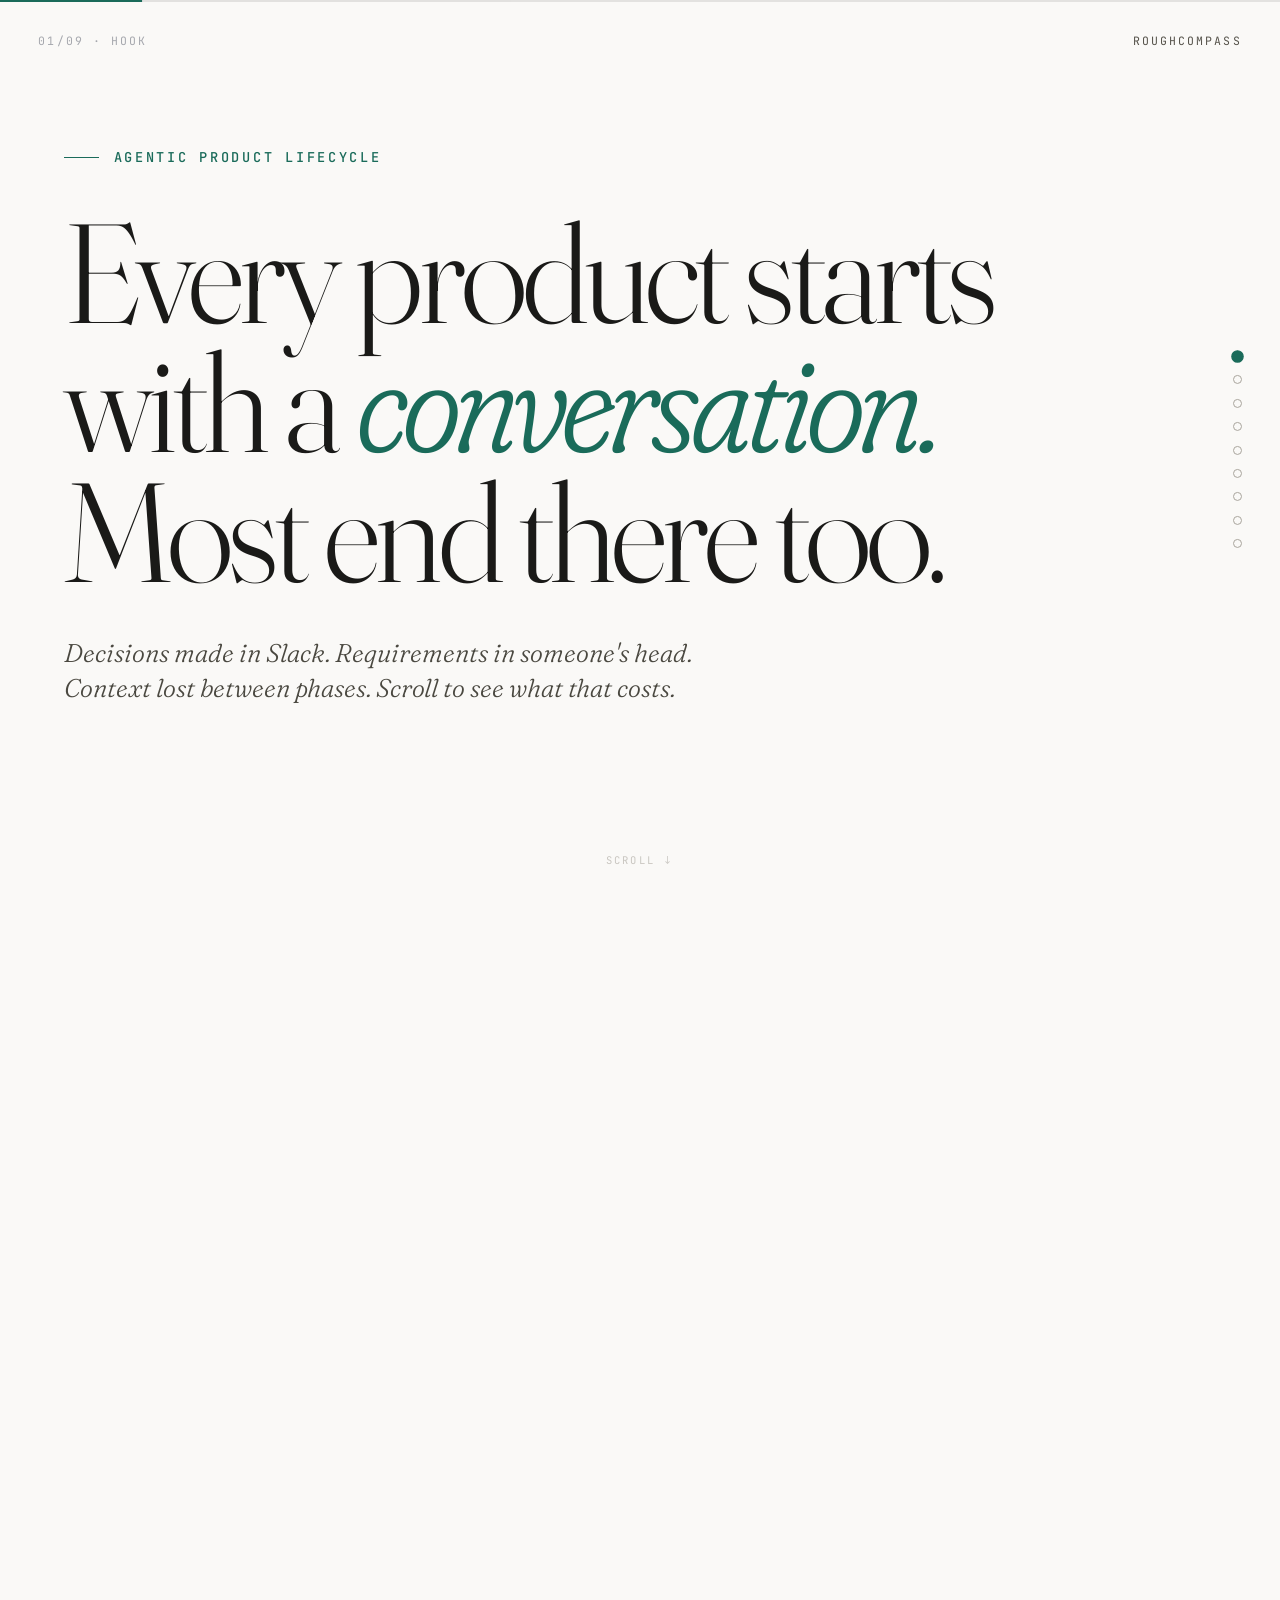
<file: stories/product-lifecycle/index.html>
<!doctype html>
<html lang="en">
<head>
  <meta charset="utf-8" />
  <meta name="viewport" content="width=device-width, initial-scale=1" />
  <title>The Agentic Product Lifecycle</title>
  <meta name="description" content="Every product starts with a conversation. Most end there too. What if every phase produced durable, connected artifacts instead?" />

  <link rel="preconnect" href="https://fonts.googleapis.com" />
  <link rel="preconnect" href="https://fonts.gstatic.com" crossorigin />
  <link
    href="https://fonts.googleapis.com/css2?family=Fraunces:ital,opsz,wght@0,9..144,300..700;1,9..144,300..700&family=IBM+Plex+Sans:wght@400;500;600&family=JetBrains+Mono:wght@400;500&display=swap"
    rel="stylesheet"
  />

  <link rel="stylesheet" href="../assets/runtime.css" />
  <link rel="stylesheet" href="story.css" />
</head>
<body>
  <div class="story-progress" aria-hidden="true"></div>
  <div class="story-chapter" aria-hidden="true">01/09</div>
  <div class="story-brand" aria-hidden="true">roughcompass</div>
  <nav class="story-dots" aria-label="Scene navigation"></nav>

  <main class="story">

    <!-- Scene 1 — Hook -->
    <section class="scene scene--hero" data-scene="1" data-chapter="Hook">
      <div class="scene-inner stagger">
        <p class="eyebrow">Agentic Product Lifecycle</p>
        <h1 class="display hero-display">
          <span class="line">Every product starts</span>
          <span class="line">with a <em>conversation.</em></span>
          <span class="line">Most end there too.</span>
        </h1>
        <p class="dek">Decisions made in Slack. Requirements in someone's head. Context lost between phases. Scroll to see what that costs.</p>
      </div>
      <div class="scene-end">scroll</div>
    </section>

    <!-- Scene 2 — Current state -->
    <section class="scene" data-scene="2" data-chapter="The gap">
      <div class="scene-inner stagger">
        <p class="eyebrow">Chapter 02 — The artifact gap</p>
        <h2 class="display">
          <span class="line">The problem isn't</span>
          <span class="line">bad engineering.</span>
          <span class="line">It's <em>missing context.</em></span>
        </h2>
        <div class="body-text">
          <p>Discovery happens in a meeting. Requirements live in a doc no one updates. Architecture decisions are tribal knowledge. Success criteria are vibes.</p>
          <p>Each phase generates understanding. <strong>Almost none of it survives the handoff to the next phase.</strong></p>
        </div>
      </div>
    </section>

    <!-- Scene 3 — Cost (stats) -->
    <section class="scene" data-scene="3" data-chapter="The cost">
      <div class="scene-inner stagger">
        <p class="eyebrow">Chapter 03 — The hidden tax</p>
        <h2 class="display">The cost of context loss,<br>made visible.</h2>
        <div class="stats">
          <div class="stat">
            <span class="stat-value">3x</span>
            <p class="stat-label">rework when requirements are undocumented</p>
          </div>
          <div class="stat">
            <span class="stat-value">0%</span>
            <p class="stat-label">of chat-based decisions that are traceable six months later</p>
          </div>
          <div class="stat">
            <span class="stat-value">Every<br>time</span>
            <p class="stat-label">new research starts from scratch instead of building on what's known</p>
          </div>
        </div>
      </div>
    </section>

    <!-- Scene 4 — Pullquote -->
    <section class="scene" data-scene="4" data-chapter="The moment">
      <div class="scene-inner stagger">
        <p class="eyebrow">Chapter 04 — The thing everyone knows</p>
        <blockquote class="pullquote">
          We shipped what we discussed three months ago. The problem changed two months ago.
          <cite class="pullquote-attribution">— Every retrospective, eventually</cite>
        </blockquote>
      </div>
    </section>

    <!-- Scene 5 — Pivot -->
    <section class="scene" data-scene="5" data-chapter="The pivot">
      <div class="scene-inner stagger">
        <p class="eyebrow">Chapter 05 — The reframe</p>
        <h2 class="display">
          <span class="line">What if every phase</span>
          <span class="line">produced <em>durable,</em></span>
          <span class="line"><em>connected</em> artifacts?</span>
        </h2>
        <p class="dek">Not docs that rot. Not wikis no one reads. Structured, version-controlled artifacts that agents produce, validate, and evolve.</p>
      </div>
    </section>

    <!-- Scene 6 — The lifecycle loop (interactive) -->
    <section class="scene scene--lifecycle" data-scene="6" data-chapter="The loop">
      <div class="scene-inner stagger">
        <p class="eyebrow">Chapter 06 — The lifecycle</p>
        <h2 class="display">One loop. Seven agents.<br>Every phase <em>covered.</em></h2>
        <div class="lifecycle-ring">
          <div class="lifecycle-node" data-phase="discovery">
            <span class="lifecycle-label">Discovery</span>
            <span class="lifecycle-agent">discovery agent</span>
          </div>
          <div class="lifecycle-arrow">&rarr;</div>
          <div class="lifecycle-node" data-phase="definition">
            <span class="lifecycle-label">Definition</span>
            <span class="lifecycle-agent">prd-drafter</span>
          </div>
          <div class="lifecycle-arrow">&rarr;</div>
          <div class="lifecycle-node" data-phase="validation">
            <span class="lifecycle-label">Validation</span>
            <span class="lifecycle-agent">validator</span>
          </div>
          <div class="lifecycle-arrow">&rarr;</div>
          <div class="lifecycle-node" data-phase="delivery">
            <span class="lifecycle-label">Delivery</span>
            <span class="lifecycle-agent">delivery-planner</span>
          </div>
          <div class="lifecycle-arrow">&rarr;</div>
          <div class="lifecycle-node" data-phase="feedback">
            <span class="lifecycle-label">Feedback</span>
            <span class="lifecycle-agent">feedback agent</span>
          </div>
          <div class="lifecycle-return">&hookleftarrow; feeds back into discovery</div>
        </div>
        <div class="chip-group">
          <span class="chip is-accent">+ reporter agent</span>
          <span class="chip is-accent">+ project-manager</span>
          <span class="chip is-ok">knowledge-graph skill</span>
          <span class="chip is-ok">prioritization skill</span>
          <span class="chip is-ok">story-weaver skill</span>
        </div>
      </div>
    </section>

    <!-- Scene 7 — Knowledge graph -->
    <section class="scene" data-scene="7" data-chapter="The graph">
      <div class="scene-inner stagger">
        <p class="eyebrow">Chapter 07 — Cumulative intelligence</p>
        <h2 class="display">
          <span class="line">Research <em>compounds.</em></span>
          <span class="line">Context <em>connects.</em></span>
        </h2>
        <div class="body-text">
          <p>Every discovery effort writes to a knowledge graph. Personas, problems, evidence, competitors, decisions, constraints. <strong>All connected by typed relationships.</strong></p>
          <p>The second discovery is smarter than the first. The tenth builds on everything before it. Nothing starts from scratch.</p>
        </div>
        <div class="graph-preview">
          <div class="graph-node gn-persona">Personas</div>
          <div class="graph-edge">experiences</div>
          <div class="graph-node gn-problem">Problems</div>
          <div class="graph-edge">supported by</div>
          <div class="graph-node gn-evidence">Evidence</div>
          <div class="graph-edge">informs</div>
          <div class="graph-node gn-decision">Decisions</div>
          <div class="graph-edge">shapes</div>
          <div class="graph-node gn-feature">Features</div>
        </div>
      </div>
    </section>

    <!-- Scene 8 — Capability grid -->
    <section class="scene" data-scene="8" data-chapter="What you get">
      <div class="scene-inner stagger">
        <p class="eyebrow">Chapter 08 — What becomes possible</p>
        <h2 class="display">Things that happen<br>when knowledge <em>persists.</em></h2>
        <div class="capability-grid">
          <article class="capability-card">
            <p class="capability-index">01</p>
            <h3 class="capability-title">PRDs write themselves</h3>
            <p class="capability-body">The prd-drafter pulls personas, problems, and evidence from the graph. You refine, not start.</p>
          </article>
          <article class="capability-card">
            <p class="capability-index">02</p>
            <h3 class="capability-title">Updates auto-generate</h3>
            <p class="capability-body">The reporter reads graph diffs and git history. Status updates come from the system of record, not memory.</p>
          </article>
          <article class="capability-card">
            <p class="capability-index">03</p>
            <h3 class="capability-title">Validation has teeth</h3>
            <p class="capability-body">POCs have falsifiable hypotheses and measurable criteria. The validator tracks outcomes and recommends go/no-go.</p>
          </article>
          <article class="capability-card">
            <p class="capability-index">04</p>
            <h3 class="capability-title">Feedback closes the loop</h3>
            <p class="capability-body">Shipped features get reviewed against success criteria. Learnings feed back into the graph for the next cycle.</p>
          </article>
          <article class="capability-card">
            <p class="capability-index">05</p>
            <h3 class="capability-title">Stories tell themselves</h3>
            <p class="capability-body">Story-weaver turns graph entities into scroll-driven narratives. Executive updates become presentations.</p>
          </article>
          <article class="capability-card">
            <p class="capability-index">06</p>
            <h3 class="capability-title">Pluggable, not locked in</h3>
            <p class="capability-body">Bring your own tools via MCP servers. Linear, Jira, Amplitude, Zendesk. The agents adapt to what's available.</p>
          </article>
        </div>
      </div>
    </section>

    <!-- Scene 9 — Closer -->
    <section class="scene scene--closer" data-scene="9" data-chapter="Closer">
      <div class="scene-inner stagger">
        <p class="eyebrow">Closer</p>
        <h2 class="display hero-display">
          <span class="line">Stop managing products</span>
          <span class="line">from <em>memory.</em></span>
          <span class="line">Start managing them</span>
          <span class="line">from <em>knowledge.</em></span>
        </h2>
        <p class="dek">roughcompass/agentic-product-lifecycle</p>
      </div>
    </section>

  </main>

  <script src="../assets/runtime.js"></script>
</body>
</html>
</file>
<file: stories/assets/runtime.css>
/* ============================================================
 * story-weaver runtime
 * Scroll-driven narrative framework.
 * Stories override CSS variables and add their own scene styles.
 * ============================================================ */

:root {
  /* Theme — override per story */
  --story-bg: #0b0a08;
  --story-fg: #f2ede0;
  --story-dim: #8b8577;
  --story-mute: #5a5750;
  --story-accent: #e8a33a;
  --story-rule: rgba(242, 237, 224, 0.08);
  --story-soft: rgba(242, 237, 224, 0.03);
  --story-danger: #e65c4f;
  --story-ok: #6bb370;

  /* Typography — override per story */
  --story-display: "Fraunces", "Iowan Old Style", "Palatino Linotype", Georgia, serif;
  --story-body: "IBM Plex Sans", ui-sans-serif, system-ui, sans-serif;
  --story-mono: "JetBrains Mono", ui-monospace, "SFMono-Regular", Menlo, monospace;

  /* Type scale — fluid */
  --story-scale-eyebrow: 0.75rem;
  --story-scale-body: 1.0625rem;
  --story-scale-dek: clamp(1.25rem, 1.8vw, 1.625rem);
  --story-scale-h2: clamp(2rem, 4.5vw, 3.5rem);
  --story-scale-h1: clamp(2.75rem, 8vw, 6.5rem);
  --story-scale-hero: clamp(3.5rem, 11vw, 9rem);

  /* Layout */
  --story-max: 1240px;
  --story-gutter: clamp(1.5rem, 5vw, 5rem);
  --story-pad: clamp(5rem, 12vh, 10rem);
}

* { box-sizing: border-box; }
*::selection { background: var(--story-accent); color: var(--story-bg); }

html {
  scroll-behavior: smooth;
}

body {
  margin: 0;
  background: var(--story-bg);
  color: var(--story-fg);
  font-family: var(--story-body);
  font-size: var(--story-scale-body);
  line-height: 1.55;
  font-feature-settings: "ss01", "cv05", "cv11";
  -webkit-font-smoothing: antialiased;
  text-rendering: optimizeLegibility;
  overflow-x: hidden;
}

/* ============================================================
 * Story shell
 * ============================================================ */

.story {
  position: relative;
  display: block;
}

/* Fixed progress bar */
.story-progress {
  position: fixed;
  top: 0;
  left: 0;
  right: 0;
  height: 2px;
  background: var(--story-rule);
  z-index: 100;
}
.story-progress::after {
  content: "";
  position: absolute;
  inset: 0;
  background: var(--story-accent);
  transform-origin: left;
  transform: scaleX(var(--progress, 0));
  transition: transform 900ms cubic-bezier(0.16, 1, 0.3, 1);
}

/* Scene dots on right edge */
.story-dots {
  position: fixed;
  top: 50%;
  right: clamp(1rem, 3vw, 2.5rem);
  transform: translateY(-50%);
  display: flex;
  flex-direction: column;
  gap: 0.9rem;
  z-index: 100;
}
.story-dot {
  width: 9px;
  height: 9px;
  border: 1px solid var(--story-mute);
  background: transparent;
  padding: 0;
  cursor: pointer;
  border-radius: 50%;
  transition: all 350ms cubic-bezier(0.16, 1, 0.3, 1);
  position: relative;
}
.story-dot::before {
  content: "";
  position: absolute;
  inset: -8px;
  border-radius: 50%;
}
.story-dot:hover {
  border-color: var(--story-accent);
  transform: scale(1.3);
}
.story-dot.is-active {
  background: var(--story-accent);
  border-color: var(--story-accent);
  transform: scale(1.4);
}

/* Chapter label in top-left */
.story-chapter {
  position: fixed;
  top: clamp(1rem, 3vw, 2rem);
  left: clamp(1rem, 3vw, 2.5rem);
  font-family: var(--story-mono);
  font-size: 0.72rem;
  letter-spacing: 0.18em;
  text-transform: uppercase;
  color: var(--story-dim);
  z-index: 100;
  mix-blend-mode: difference;
  pointer-events: none;
}

/* Brand label in top-right (optional, above dots) */
.story-brand {
  position: fixed;
  top: clamp(1rem, 3vw, 2rem);
  right: clamp(1rem, 3vw, 2.5rem);
  font-family: var(--story-mono);
  font-size: 0.72rem;
  letter-spacing: 0.18em;
  text-transform: uppercase;
  color: var(--story-dim);
  z-index: 100;
  pointer-events: none;
}

/* ============================================================
 * Scene base
 * ============================================================ */

.scene {
  position: relative;
  min-height: 100vh;
  display: flex;
  align-items: center;
  padding: var(--story-pad) var(--story-gutter);
  opacity: 0;
  transform: translateY(24px);
  transition:
    opacity 1400ms cubic-bezier(0.16, 1, 0.3, 1),
    transform 1400ms cubic-bezier(0.16, 1, 0.3, 1);
  will-change: opacity, transform;
}
.scene.is-active {
  opacity: 1;
  transform: translateY(0);
}

.scene-inner {
  width: 100%;
  max-width: var(--story-max);
  margin: 0 auto;
  position: relative;
}

/* Staggered child reveal */
.stagger > * {
  opacity: 0;
  transform: translateY(32px);
  transition:
    opacity 1100ms cubic-bezier(0.16, 1, 0.3, 1),
    transform 1100ms cubic-bezier(0.16, 1, 0.3, 1);
}
.is-active .stagger > * {
  opacity: 1;
  transform: translateY(0);
}
.is-active .stagger > *:nth-child(1) { transition-delay: 120ms; }
.is-active .stagger > *:nth-child(2) { transition-delay: 280ms; }
.is-active .stagger > *:nth-child(3) { transition-delay: 440ms; }
.is-active .stagger > *:nth-child(4) { transition-delay: 600ms; }
.is-active .stagger > *:nth-child(5) { transition-delay: 760ms; }
.is-active .stagger > *:nth-child(6) { transition-delay: 920ms; }
.is-active .stagger > *:nth-child(7) { transition-delay: 1080ms; }
.is-active .stagger > *:nth-child(8) { transition-delay: 1240ms; }

/* ============================================================
 * Typography primitives
 * ============================================================ */

.eyebrow {
  font-family: var(--story-mono);
  font-size: var(--story-scale-eyebrow);
  font-weight: 500;
  letter-spacing: 0.2em;
  text-transform: uppercase;
  color: var(--story-accent);
  margin: 0 0 2.5rem 0;
  display: flex;
  align-items: center;
  gap: 0.9rem;
}
.eyebrow::before {
  content: "";
  width: 2.2rem;
  height: 1px;
  background: var(--story-accent);
}

.display {
  font-family: var(--story-display);
  font-size: var(--story-scale-h1);
  font-weight: 300;
  line-height: 0.96;
  letter-spacing: -0.025em;
  margin: 0 0 2.5rem 0;
  font-variation-settings: "opsz" 144, "SOFT" 0;
  color: var(--story-fg);
}
.display em {
  font-style: italic;
  font-variation-settings: "opsz" 144, "SOFT" 100;
  color: var(--story-accent);
}
.display strong {
  font-weight: 600;
  font-variation-settings: "opsz" 144, "SOFT" 0;
}
.display .line {
  display: block;
}
.display .indent {
  display: block;
  padding-left: 1.2em;
}

.hero-display {
  font-size: var(--story-scale-hero);
  line-height: 0.92;
  letter-spacing: -0.035em;
}

.dek {
  font-family: var(--story-display);
  font-size: var(--story-scale-dek);
  font-weight: 300;
  line-height: 1.35;
  color: var(--story-dim);
  max-width: 44ch;
  margin: 0 0 3rem 0;
  font-style: italic;
  font-variation-settings: "opsz" 24, "SOFT" 50;
}

.body-text {
  max-width: 62ch;
  color: var(--story-fg);
  font-size: var(--story-scale-body);
  line-height: 1.65;
}
.body-text p { margin: 0 0 1.25rem 0; }
.body-text p:last-child { margin-bottom: 0; }
.body-text strong {
  color: var(--story-accent);
  font-weight: 500;
}

/* ============================================================
 * Pullquote
 * ============================================================ */

.pullquote {
  font-family: var(--story-display);
  font-size: clamp(1.75rem, 4.5vw, 3.25rem);
  font-weight: 300;
  font-style: italic;
  line-height: 1.15;
  letter-spacing: -0.022em;
  max-width: 26ch;
  border-left: 2px solid var(--story-accent);
  padding-left: 2.25rem;
  margin: 0;
  color: var(--story-fg);
  font-variation-settings: "opsz" 144, "SOFT" 80;
}
.pullquote-attribution {
  display: block;
  font-family: var(--story-mono);
  font-size: 0.72rem;
  letter-spacing: 0.18em;
  text-transform: uppercase;
  font-style: normal;
  color: var(--story-dim);
  margin-top: 2.25rem;
  padding-left: 2.25rem;
  border-left: 2px solid transparent;
}

/* ============================================================
 * Stats row
 * ============================================================ */

.stats {
  display: grid;
  grid-template-columns: repeat(auto-fit, minmax(220px, 1fr));
  gap: clamp(2rem, 4vw, 4rem);
  margin: 3rem 0 0 0;
}
.stat {
  border-top: 1px solid var(--story-rule);
  padding-top: 1.25rem;
}
.stat-value {
  font-family: var(--story-display);
  font-size: clamp(2.75rem, 5.5vw, 4.5rem);
  font-weight: 300;
  line-height: 1;
  letter-spacing: -0.035em;
  color: var(--story-accent);
  display: block;
  font-variation-settings: "opsz" 144, "SOFT" 0;
}
.stat-label {
  font-family: var(--story-mono);
  font-size: 0.72rem;
  letter-spacing: 0.18em;
  text-transform: uppercase;
  color: var(--story-dim);
  margin-top: 0.9rem;
  line-height: 1.4;
}

/* ============================================================
 * Capability grid
 * ============================================================ */

.capability-grid {
  display: grid;
  grid-template-columns: repeat(auto-fill, minmax(300px, 1fr));
  gap: 1px;
  background: var(--story-rule);
  border: 1px solid var(--story-rule);
  margin-top: 3rem;
}
.capability-card {
  background: var(--story-bg);
  padding: 2.75rem 2.25rem;
  transition: background 500ms cubic-bezier(0.16, 1, 0.3, 1);
  cursor: default;
  position: relative;
}
.capability-card:hover {
  background: var(--story-soft);
}
.capability-card:hover .capability-title {
  color: var(--story-accent);
}
.capability-index {
  font-family: var(--story-mono);
  font-size: 0.7rem;
  letter-spacing: 0.18em;
  color: var(--story-dim);
  margin-bottom: 1.75rem;
}
.capability-title {
  font-family: var(--story-display);
  font-size: 1.625rem;
  font-weight: 400;
  line-height: 1.15;
  letter-spacing: -0.015em;
  margin: 0 0 1rem 0;
  color: var(--story-fg);
  transition: color 400ms cubic-bezier(0.16, 1, 0.3, 1);
  font-variation-settings: "opsz" 48, "SOFT" 40;
}
.capability-body {
  font-size: 0.95rem;
  line-height: 1.6;
  color: var(--story-dim);
  margin: 0;
}

/* ============================================================
 * Two-up layout
 * ============================================================ */

.two-up {
  display: grid;
  grid-template-columns: 1fr 1fr;
  gap: clamp(2rem, 4vw, 4rem);
  align-items: start;
}
@media (max-width: 900px) {
  .two-up { grid-template-columns: 1fr; gap: 3rem; }
}

.column-label {
  font-family: var(--story-mono);
  font-size: 0.72rem;
  letter-spacing: 0.18em;
  text-transform: uppercase;
  color: var(--story-dim);
  padding-bottom: 1rem;
  border-bottom: 1px solid var(--story-rule);
  margin-bottom: 2rem;
}
.column-label.is-before { color: var(--story-danger); }
.column-label.is-after { color: var(--story-ok); }

/* ============================================================
 * Chips
 * ============================================================ */

.chip {
  display: inline-flex;
  align-items: center;
  gap: 0.4rem;
  font-family: var(--story-mono);
  font-size: 0.66rem;
  font-weight: 500;
  letter-spacing: 0.14em;
  text-transform: uppercase;
  padding: 0.4rem 0.75rem;
  border: 1px solid var(--story-rule);
  border-radius: 999px;
  color: var(--story-dim);
  white-space: nowrap;
}
.chip.is-friction {
  border-color: rgba(230, 92, 79, 0.5);
  color: var(--story-danger);
  background: rgba(230, 92, 79, 0.06);
}
.chip.is-ok {
  border-color: rgba(107, 179, 112, 0.5);
  color: var(--story-ok);
  background: rgba(107, 179, 112, 0.06);
}
.chip.is-accent {
  border-color: rgba(232, 163, 58, 0.5);
  color: var(--story-accent);
  background: rgba(232, 163, 58, 0.06);
}
.chip-group {
  display: flex;
  flex-wrap: wrap;
  gap: 0.5rem;
  margin-top: 1rem;
}

/* ============================================================
 * Scene end indicator
 * ============================================================ */

.scene-end {
  position: absolute;
  bottom: 2rem;
  left: 50%;
  transform: translateX(-50%);
  font-family: var(--story-mono);
  font-size: 0.66rem;
  letter-spacing: 0.2em;
  text-transform: uppercase;
  color: var(--story-mute);
  opacity: 0.6;
  display: flex;
  align-items: center;
  gap: 0.5rem;
}
.scene-end::after {
  content: "↓";
  font-family: var(--story-body);
  animation: bob 2.4s ease-in-out infinite;
}
@keyframes bob {
  0%, 100% { transform: translateY(0); }
  50% { transform: translateY(4px); }
}

/* ============================================================
 * Background accents (optional, story-hook)
 * ============================================================ */

.scene-grain {
  position: absolute;
  inset: 0;
  pointer-events: none;
  opacity: 0.06;
  mix-blend-mode: overlay;
  background-image:
    repeating-radial-gradient(circle at 50% 50%, var(--story-fg) 0 1px, transparent 1px 3px);
}

/* ============================================================
 * Reduced motion
 * ============================================================ */

@media (prefers-reduced-motion: reduce) {
  *,
  *::before,
  *::after {
    transition-duration: 0.01ms !important;
    animation-duration: 0.01ms !important;
    animation-iteration-count: 1 !important;
  }
  html { scroll-behavior: auto; }
  .scene { opacity: 1; transform: none; }
  .stagger > * { opacity: 1; transform: none; }
}

/* ============================================================
 * Mobile tweaks
 * ============================================================ */

@media (max-width: 640px) {
  :root {
    --story-pad: 4rem;
    --story-gutter: 1.5rem;
  }
  .story-dots { display: none; }
  .pullquote { padding-left: 1.25rem; }
  .pullquote-attribution { padding-left: 1.25rem; }
}
</file>
<file: stories/product-lifecycle/story.css>
/* ============================================================
 * The Agentic Product Lifecycle — story theme
 * Aesthetic: editorial light
 * Palette: warm white + near-black text + deep teal accent
 * Type: Fraunces / IBM Plex Sans / JetBrains Mono
 * Sensibility: JPMorgan annual report, confident and restrained
 * ============================================================ */

:root {
  --story-bg: #faf9f7;
  --story-fg: #1a1a18;
  --story-dim: #55524a;
  --story-mute: #a8a49c;
  --story-accent: #1a6b5a;
  --story-rule: rgba(26, 26, 24, 0.1);
  --story-soft: rgba(26, 26, 24, 0.025);
  --story-danger: #b84233;
  --story-ok: #2d7a4f;

  /* Presentation-scale type — legible when projected */
  --story-scale-body: 1.25rem;
  --story-scale-dek: clamp(1.375rem, 2vw, 1.75rem);
  --story-scale-h2: clamp(2.25rem, 5vw, 4rem);
  --story-scale-h1: clamp(3rem, 8vw, 6.5rem);
  --story-scale-hero: clamp(3.75rem, 11vw, 9rem);
  --story-scale-eyebrow: 0.85rem;

  /* Dek — darker than dim for AA contrast on light bg */
  --story-dek: #4a4840;
}

/* Selection in accent */
*::selection { background: var(--story-accent); color: #fff; }

/* Eyebrow rule color for light bg */
.eyebrow::before { background: var(--story-accent); }

/* Display emphasis — accent color */
.display em {
  color: var(--story-accent);
}

/* Body strong — accent color */
.body-text strong {
  color: var(--story-accent);
}

/* Dek — use darker shade for contrast at presentation scale */
.dek {
  color: var(--story-dek);
}

/* Pullquote border */
.pullquote {
  border-left-color: var(--story-accent);
}

/* Stat values */
.stat-value {
  color: var(--story-accent);
}

/* ============================================================
 * Lifecycle ring — Scene 6
 * ============================================================ */

.lifecycle-ring {
  display: flex;
  flex-wrap: wrap;
  align-items: center;
  gap: 0.6rem;
  margin: 3rem 0 2rem;
}

.lifecycle-node {
  display: flex;
  flex-direction: column;
  gap: 0.35rem;
  padding: 1.25rem 1.75rem;
  border: 1px solid var(--story-rule);
  background: #fff;
  transition: all 400ms cubic-bezier(0.16, 1, 0.3, 1);
  cursor: default;
}

.lifecycle-node:hover {
  border-color: var(--story-accent);
  background: rgba(26, 107, 90, 0.04);
}

.lifecycle-label {
  font-family: var(--story-display);
  font-size: 1.35rem;
  font-weight: 400;
  letter-spacing: -0.01em;
  color: var(--story-fg);
  font-variation-settings: "opsz" 48, "SOFT" 40;
}

.lifecycle-node:hover .lifecycle-label {
  color: var(--story-accent);
}

.lifecycle-agent {
  font-family: var(--story-mono);
  font-size: 0.78rem;
  letter-spacing: 0.14em;
  text-transform: uppercase;
  color: var(--story-dim);
}

.lifecycle-arrow {
  font-family: var(--story-mono);
  font-size: 1.1rem;
  color: var(--story-mute);
  padding: 0 0.25rem;
}

.lifecycle-return {
  width: 100%;
  font-family: var(--story-mono);
  font-size: 0.75rem;
  letter-spacing: 0.14em;
  text-transform: uppercase;
  color: var(--story-accent);
  margin-top: 1.25rem;
  padding-top: 1.25rem;
  border-top: 1px solid var(--story-rule);
}

@media (max-width: 900px) {
  .lifecycle-ring {
    flex-direction: column;
    align-items: stretch;
  }
  .lifecycle-arrow {
    transform: rotate(90deg);
    text-align: center;
  }
}

/* ============================================================
 * Graph preview — Scene 7
 * ============================================================ */

.graph-preview {
  display: flex;
  flex-wrap: wrap;
  align-items: center;
  gap: 0.6rem;
  margin-top: 3rem;
  padding: 2.25rem;
  border: 1px solid var(--story-rule);
  background: #fff;
}

.graph-node {
  font-family: var(--story-mono);
  font-size: 0.85rem;
  font-weight: 500;
  letter-spacing: 0.1em;
  text-transform: uppercase;
  padding: 0.65rem 1.2rem;
  border: 1px solid;
  background: var(--story-bg);
  white-space: nowrap;
}

.gn-persona { border-color: #4a7fb5; color: #4a7fb5; }
.gn-problem { border-color: var(--story-danger); color: var(--story-danger); }
.gn-evidence { border-color: var(--story-accent); color: var(--story-accent); }
.gn-decision { border-color: #7b5ea7; color: #7b5ea7; }
.gn-feature { border-color: var(--story-ok); color: var(--story-ok); }

.graph-edge {
  font-family: var(--story-mono);
  font-size: 0.75rem;
  letter-spacing: 0.12em;
  text-transform: uppercase;
  color: var(--story-mute);
  padding: 0 0.15rem;
}

@media (max-width: 640px) {
  .graph-preview {
    flex-direction: column;
    align-items: stretch;
    text-align: center;
  }
  .graph-edge {
    padding: 0.25rem 0;
  }
}

/* ============================================================
 * Capability grid — light surface cards
 * ============================================================ */

.capability-grid {
  background: var(--story-rule);
}

.capability-card {
  background: #fff;
}

.capability-card:hover {
  background: rgba(26, 107, 90, 0.03);
}

/* ============================================================
 * Chips — adjusted for light background
 * ============================================================ */

.chip {
  border-color: var(--story-rule);
  color: var(--story-dim);
}

.chip.is-accent {
  border-color: rgba(26, 107, 90, 0.35);
  color: var(--story-accent);
  background: rgba(26, 107, 90, 0.05);
}

.chip.is-ok {
  border-color: rgba(45, 122, 79, 0.35);
  color: var(--story-ok);
  background: rgba(45, 122, 79, 0.05);
}

.chip.is-friction {
  border-color: rgba(184, 66, 51, 0.35);
  color: var(--story-danger);
  background: rgba(184, 66, 51, 0.05);
}

/* ============================================================
 * Scene-specific overrides
 * ============================================================ */

.scene--lifecycle .chip-group {
  margin-top: 2rem;
}

/* Dots and chrome — dark on light */
.story-dot {
  border-color: var(--story-mute);
}

.story-dot.is-active {
  background: var(--story-accent);
  border-color: var(--story-accent);
}

.story-dot:hover {
  border-color: var(--story-accent);
}

/* Progress bar */
.story-progress {
  background: var(--story-rule);
}

.story-progress::after {
  background: var(--story-accent);
}

/* Scene end indicator */
.scene-end {
  color: var(--story-mute);
}
</file>
